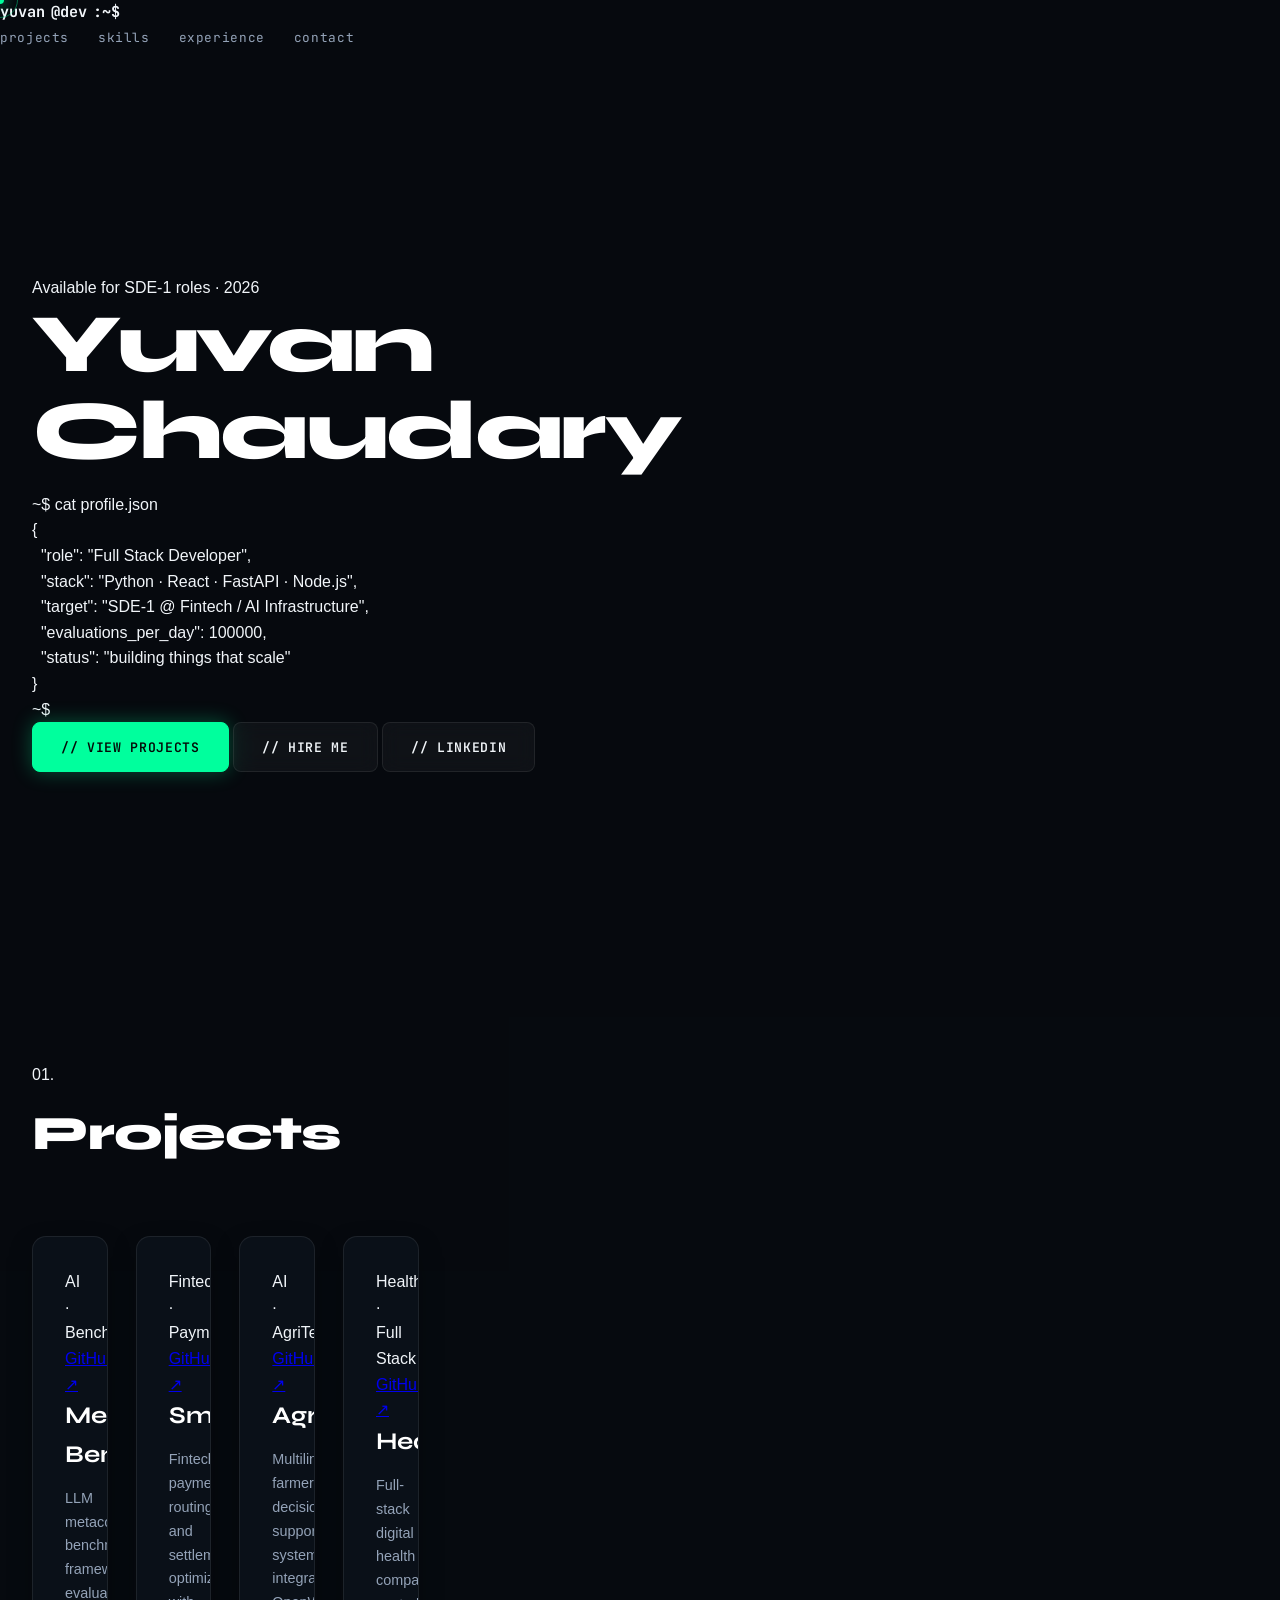
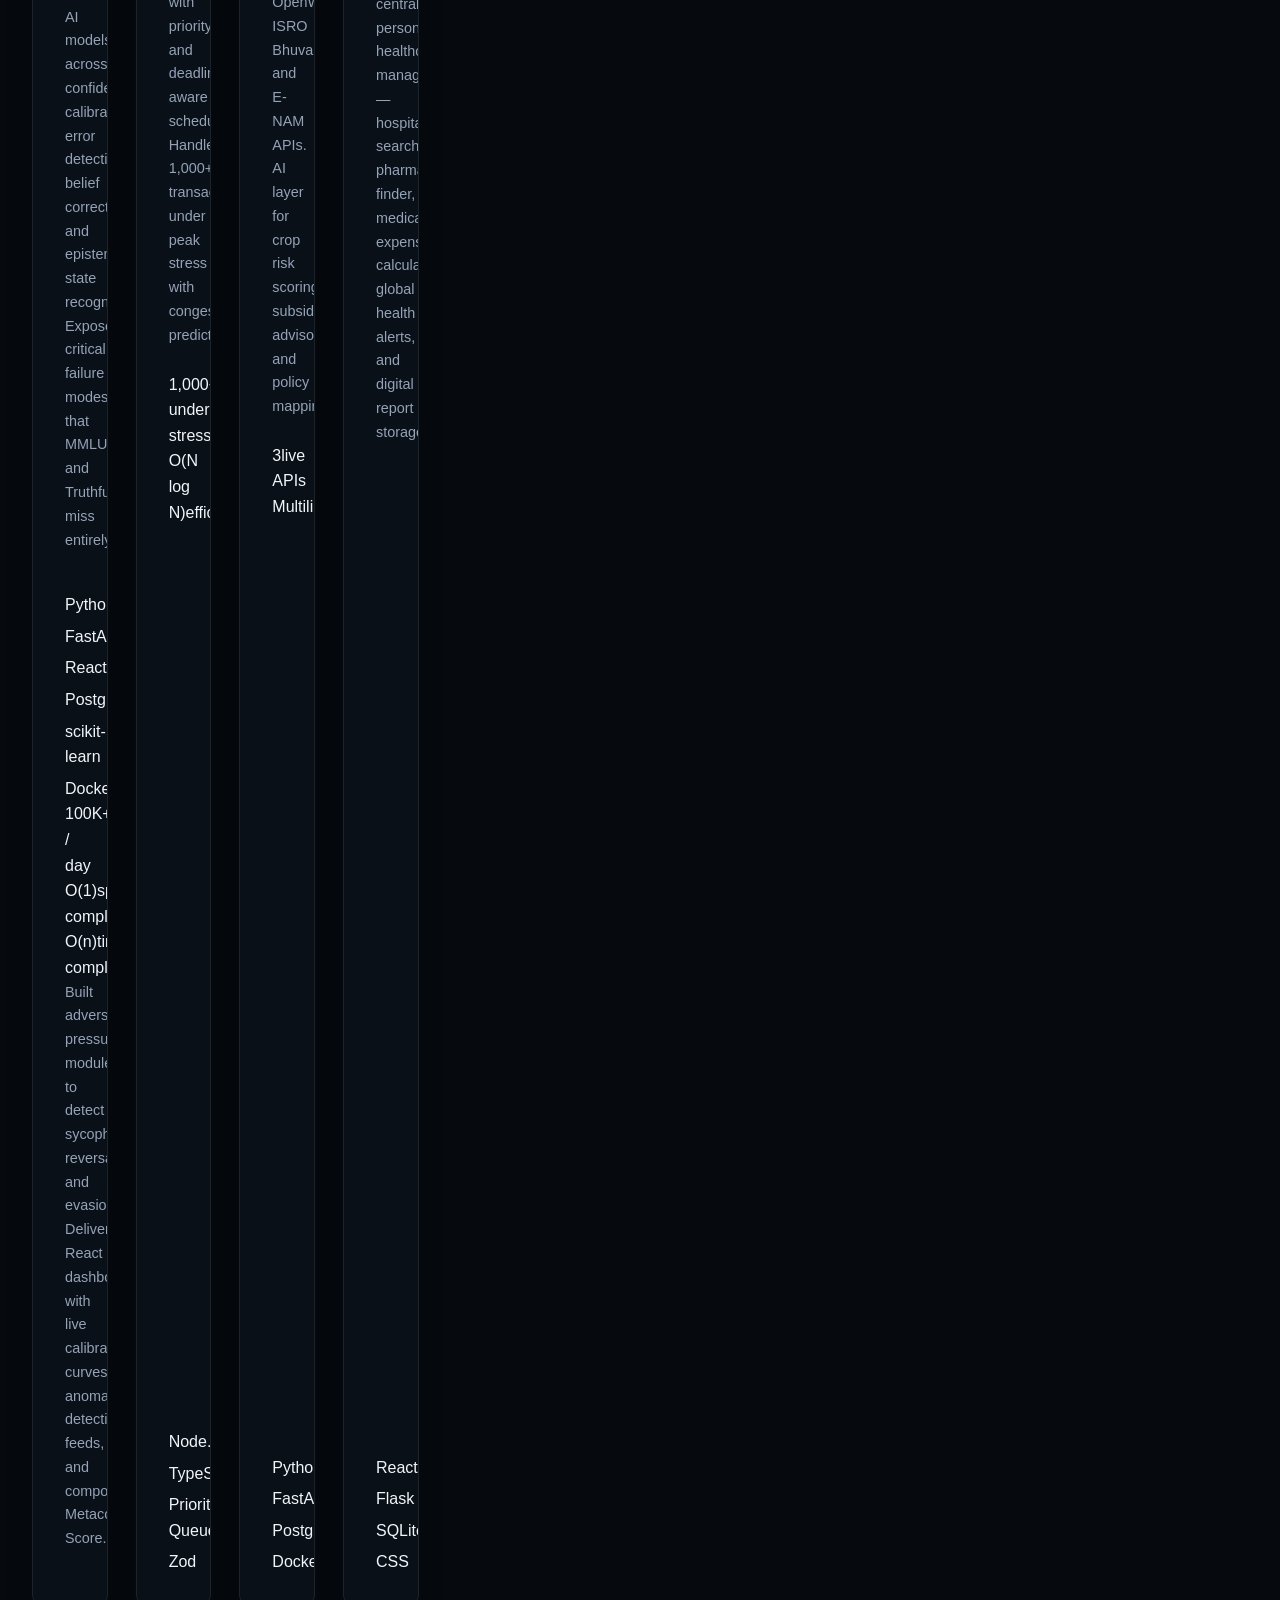
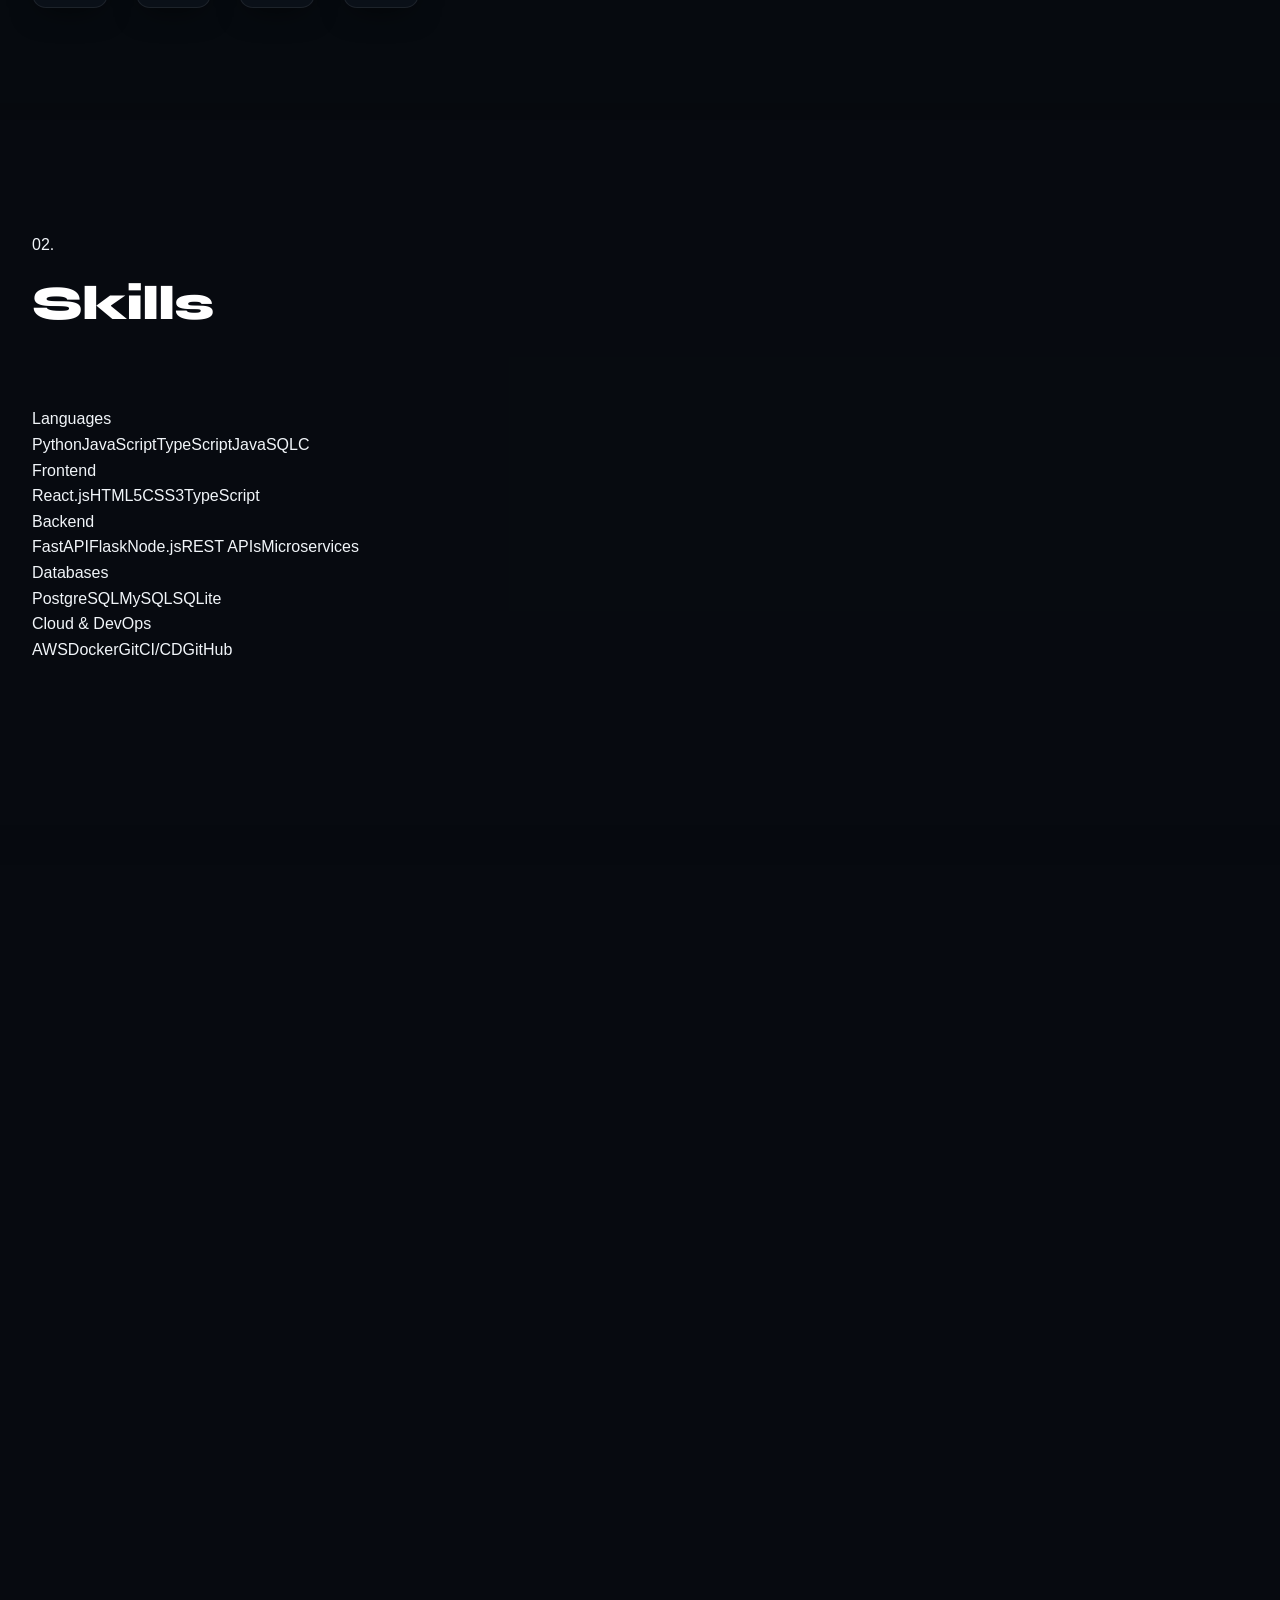
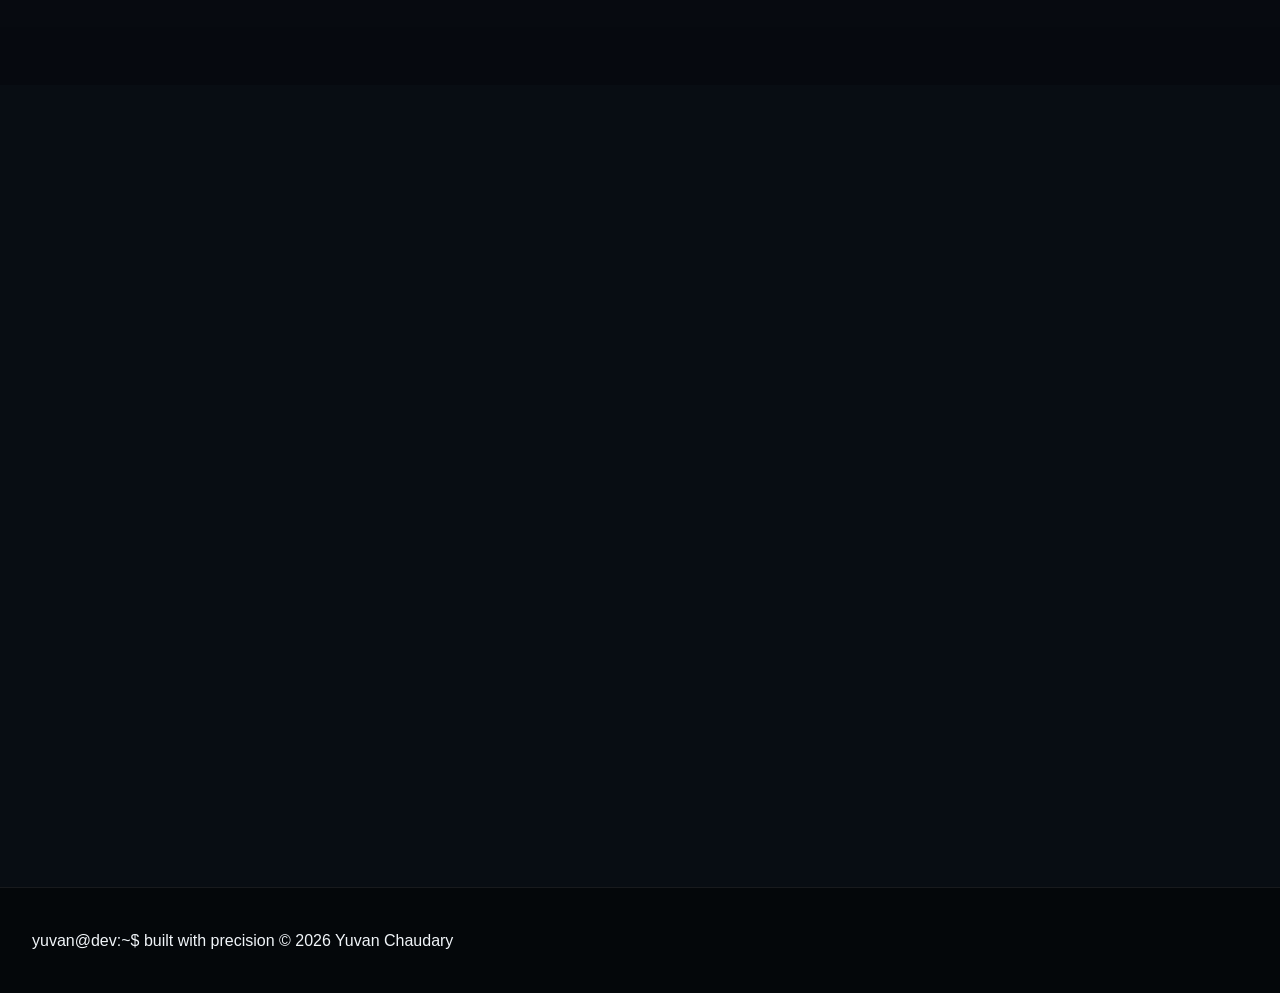
<file: portfolio.html>
<!DOCTYPE html>
<html lang="en">

<head>
    <meta charset="UTF-8">
    <meta name="viewport" content="width=device-width, initial-scale=1.0">
    <title>Yuvan Chaudary — Full Stack Developer</title>
    <link
        href="https://fonts.googleapis.com/css2?family=JetBrains+Mono:wght@300;400;500;700&family=Syne:wght@400;600;700;800&display=swap"
        rel="stylesheet">
    <link rel="stylesheet" href="style.css">
</head>

<body>

    <div class="cursor" id="cursor"></div>
    <div class="cursor-ring" id="cursorRing"></div>

    <nav>
        <div class="nav-logo">yuvan<span>@dev</span>:~$</div>
        <ul class="nav-links">
            <li><a href="#projects">projects</a></li>
            <li><a href="#skills">skills</a></li>
            <li><a href="#experience">experience</a></li>
            <li><a href="#contact">contact</a></li>
        </ul>
    </nav>

    <section id="hero">
        <div class="hero-grid-bg"></div>
        <div class="hero-glow"></div>
        <div class="hero-content">
            <div class="hero-tag"><span class="dot"></span>Available for SDE-1 roles · 2026</div>
            <h1 class="hero-name">Yuvan<br><span class="accent">Chaudary</span></h1>

            <!-- FIX 1: t-cmd is a plain text node — JS types into it without touching spans.
         FIX 7: termOutput starts opacity:0 but falls back to visible if JS fails. -->
            <div class="hero-terminal">
                <div class="terminal-line">
                    <span class="prompt">~$</span>
                    <span class="t-cmd" id="termCmd"></span>
                </div>
                <div id="termOutput" >
                    <div class="t-output">{</div>
                    <div class="t-output">&nbsp;&nbsp;"role": <span class="str">"Full Stack Developer"</span>,</div>
                    <div class="t-output">&nbsp;&nbsp;"stack": <span class="str">"Python · React · FastAPI ·
                            Node.js"</span>,</div>
                    <div class="t-output">&nbsp;&nbsp;"target": <span class="str">"SDE-1 @ Fintech / AI
                            Infrastructure"</span>,</div>
                    <div class="t-output">&nbsp;&nbsp;"evaluations_per_day": <span class="val">100000</span>,</div>
                    <div class="t-output">&nbsp;&nbsp;"status": <span class="str">"building things that scale"</span>
                    </div>
                    <div class="t-output">}</div>
                </div>
                <div class="terminal-line mt-8">
                    <span class="prompt">~$</span>
                    <span class="cursor-blink" id="termCursor"></span>
                </div>
            </div>

            <div class="hero-cta">
                <a href="#projects" class="btn btn-primary">// view projects</a>
                <a href="mailto:yuvanchaudary2004@gmail.com" class="btn btn-secondary">// hire me</a>
                <a href="https://www.linkedin.com/in/yuvanchaudary" target="_blank" rel="noopener noreferrer" class="btn btn-secondary">//
                    linkedin</a>
            </div>
        </div>
    </section>

    <section id="projects">
        <div class="section-header reveal">
            <span class="section-num">01.</span>
            <h2 class="section-title">Projects</h2>
            <div class="section-line"></div>
        </div>
        <div class="projects-grid">

            <div class="project-card featured reveal">
                <div>
                    <div class="project-meta">
                        <span class="project-tag">AI · Benchmarking</span>
                        <div class="project-links">
                            <!-- FIX 6: update this href once MetaCog Bench repo is public -->
                            <a href="https://github.com/YuvanChaudary" target="_blank" rel="noopener noreferrer" class="project-link">GitHub ↗</a>
                        </div>
                    </div>
                    <h3 class="project-title">MetaCog Bench</h3>
                    <p class="project-desc">LLM metacognition benchmark framework evaluating AI models across confidence
                        calibration, error detection, belief correction, and epistemic state recognition. Exposes
                        critical failure modes that MMLU and TruthfulQA miss entirely.</p>
                    <div class="project-stack">
                        <span class="stack-tag">Python</span><span class="stack-tag">FastAPI</span>
                        <span class="stack-tag">React</span><span class="stack-tag">PostgreSQL</span>
                        <span class="stack-tag">scikit-learn</span><span class="stack-tag">Docker</span>
                    </div>
                </div>
                <div>
                    <div class="project-stats">
                        <div class="stat"><span class="stat-val">100K+</span><span class="stat-label">evals / day</span>
                        </div>
                        <div class="stat"><span class="stat-val">O(1)</span><span class="stat-label">space
                                complexity</span></div>
                        <div class="stat"><span class="stat-val">O(n)</span><span class="stat-label">time
                                complexity</span></div>
                    </div>
                    <p class="project-desc mb-0">Built adversarial pressure module to detect
                        sycophantic reversals and evasions. Delivered React dashboard with live calibration curves,
                        anomaly detection feeds, and composite Metacognition Score.</p>
                </div>
            </div>

            <div class="project-card reveal">
                <div class="project-meta">
                    <span class="project-tag amber">Fintech · Payments</span>
                    <div class="project-links"><a href="https://github.com/YuvanChaudary/Smart-Settle" target="_blank" rel="noopener noreferrer"
                            class="project-link">GitHub ↗</a></div>
                </div>
                <h3 class="project-title">SmartSettle</h3>
                <p class="project-desc">Fintech payment routing and settlement optimizer with priority and
                    deadline-aware scheduling. Handles 1,000+ transactions under peak stress with congestion prediction.
                </p>
                <div class="project-stats">
                    <div class="stat"><span class="stat-val">1,000+</span><span class="stat-label">tx under
                            stress</span></div>
                    <div class="stat"><span class="stat-val">O(N log N)</span><span class="stat-label">efficiency</span>
                    </div>
                </div>
                <div class="project-stack">
                    <span class="stack-tag">Node.js</span><span class="stack-tag">TypeScript</span>
                    <span class="stack-tag">Priority Queues</span><span class="stack-tag">Zod</span>
                </div>
            </div>

            <div class="project-card reveal">
                <div class="project-meta">
                    <span class="project-tag blue">AI · AgriTech</span>
                    <div class="project-links">
                        <!-- FIX 6: update this href once AgriAI repo is public -->
                        <a href="https://github.com/YuvanChaudary" target="_blank" rel="noopener noreferrer" class="project-link">GitHub ↗</a>
                    </div>
                </div>
                <h3 class="project-title">AgriAI</h3>
                <p class="project-desc">Multilingual farmer decision support system integrating OpenWeatherMap, ISRO
                    Bhuvan, and E-NAM APIs. AI layer for crop risk scoring, subsidy advisory, and policy mapping.</p>
                <div class="project-stats">
                    <div class="stat"><span class="stat-val">3</span><span class="stat-label">live APIs</span></div>
                    <div class="stat"><span class="stat-val">Multi</span><span class="stat-label">lingual</span></div>
                </div>
                <div class="project-stack">
                    <span class="stack-tag">Python</span><span class="stack-tag">FastAPI</span>
                    <span class="stack-tag">PostgreSQL</span><span class="stack-tag">Docker</span>
                </div>
            </div>

            <div class="project-card reveal">
                <div class="project-meta">
                    <span class="project-tag red">HealthTech · Full Stack</span>
                    <div class="project-links"><a href="https://github.com/YuvanChaudary/Health_pilot" target="_blank" rel="noopener noreferrer"
                            class="project-link">GitHub ↗</a></div>
                </div>
                <h3 class="project-title">HealthPilot</h3>
                <p class="project-desc">Full-stack digital health companion centralising personal healthcare management
                    — hospital search, pharmacy finder, medical expense calculator, global health alerts, and digital
                    report storage.</p>
                <div class="project-stack">
                    <span class="stack-tag">React.js</span><span class="stack-tag">Flask</span>
                    <span class="stack-tag">SQLite</span><span class="stack-tag">CSS</span>
                </div>
            </div>

        </div>
    </section>

    <section id="skills">
        <div class="section-header reveal">
            <span class="section-num">02.</span>
            <h2 class="section-title">Skills</h2>
            <div class="section-line"></div>
        </div>
        <div class="skills-container">
            <div class="skill-group reveal">
                <div class="skill-group-title">Languages</div>
                <div class="skill-list"><span class="skill-pill">Python</span><span
                        class="skill-pill">JavaScript</span><span class="skill-pill">TypeScript</span><span
                        class="skill-pill">Java</span><span class="skill-pill">SQL</span><span
                        class="skill-pill">C</span></div>
            </div>
            <div class="skill-group reveal">
                <div class="skill-group-title">Frontend</div>
                <div class="skill-list"><span class="skill-pill">React.js</span><span
                        class="skill-pill">HTML5</span><span class="skill-pill">CSS3</span><span
                        class="skill-pill">TypeScript</span></div>
            </div>
            <div class="skill-group reveal">
                <div class="skill-group-title">Backend</div>
                <div class="skill-list"><span class="skill-pill">FastAPI</span><span
                        class="skill-pill">Flask</span><span class="skill-pill">Node.js</span><span
                        class="skill-pill">REST APIs</span><span class="skill-pill">Microservices</span></div>
            </div>
            <div class="skill-group reveal">
                <div class="skill-group-title">Databases</div>
                <div class="skill-list"><span class="skill-pill">PostgreSQL</span><span
                        class="skill-pill">MySQL</span><span class="skill-pill">SQLite</span></div>
            </div>
            <div class="skill-group reveal">
                <div class="skill-group-title">Cloud & DevOps</div>
                <div class="skill-list"><span class="skill-pill">AWS</span><span class="skill-pill">Docker</span><span
                        class="skill-pill">Git</span><span class="skill-pill">CI/CD</span><span
                        class="skill-pill">GitHub</span></div>
            </div>
            <div class="skill-group reveal">
                <div class="skill-group-title">Security</div>
                <div class="skill-list"><span class="skill-pill">Kali Linux</span><span class="skill-pill">Burp
                        Suite</span><span class="skill-pill">Metasploit</span><span
                        class="skill-pill">Splunk</span><span class="skill-pill">ELK Stack</span><span
                        class="skill-pill">Wireshark</span></div>
            </div>
        </div>
    </section>

    <section id="experience">
        <div class="section-header reveal">
            <span class="section-num">03.</span>
            <h2 class="section-title">Experience</h2>
            <div class="section-line"></div>
        </div>
        <div class="timeline">
            <div class="timeline-item current reveal">
                <div class="timeline-date">Mar 2026 — Present</div>
                <div class="timeline-role">Full Stack Developer Intern</div>
                <div class="timeline-company">Unified Mentor Pvt. Ltd · Bengaluru, India</div>
                <ul class="timeline-desc">
                    <li>Building responsive web applications using React, TypeScript, and FastAPI in a production
                        environment</li>
                    <li>Contributing to end-to-end feature delivery including API integration and database design</li>
                    <li>Applying scalable architecture practices to real client-facing systems</li>
                </ul>
            </div>
            <div class="timeline-item reveal">
                <div class="timeline-date">May 2025 — Present</div>
                <div class="timeline-role">Founder</div>
                <div class="timeline-company">NetSphere Authority · India</div>
                <ul class="timeline-desc">
                    <li>Established a freelance web development venture focused on client acquisition and digital
                        marketing</li>
                    <li>Built foundational business operations including service positioning and outreach</li>
                    <li>Delivering personal projects in React and Flask while developing client pipeline</li>
                </ul>
            </div>
            <div class="timeline-item reveal">
                <div class="timeline-date">Sep 2023 — Oct 2027</div>
                <div class="timeline-role">B.Tech — Computer Science & Engineering</div>
                <div class="timeline-company">K S School of Engineering and Management · Bengaluru</div>
                <ul class="timeline-desc">
                    <li>Relevant coursework: Data Structures, Algorithms, Databases, Computer Networks, Operating
                        Systems</li>
                    <li>AWS Academy Cloud Foundations certified</li>
                    <li>GitHub Featured Project recognition for CommonIntern automation tool</li>
                </ul>
            </div>
        </div>
    </section>

    <section id="contact">
        <div class="section-header reveal">
            <span class="section-num">04.</span>
            <h2 class="section-title">Contact</h2>
            <div class="section-line"></div>
        </div>
        <div class="contact-grid">
            <div class="reveal">
                <div class="contact-text">Let's build<br>something<br><span class="accent">that scales.</span></div>
                <p class="contact-sub">Open to SDE-1 roles at product-based companies, fintech, and AI infrastructure.
                    Also open to freelance projects and collaborations.</p>
                <div class="contact-links">
                    <a href="mailto:yuvanchaudary2004@gmail.com" class="contact-link"><span
                            class="contact-link-icon">@</span>yuvanchaudary2004@gmail.com</a>
                    <a href="https://www.linkedin.com/in/yuvanchaudary" target="_blank" rel="noopener noreferrer" class="contact-link"><span
                            class="contact-link-icon">in</span>linkedin.com/in/yuvanchaudary</a>
                    <a href="https://github.com/YuvanChaudary" target="_blank" rel="noopener noreferrer" class="contact-link"><span
                            class="contact-link-icon">&lt;/&gt;</span>github.com/YuvanChaudary</a>
                </div>
            </div>
            <!-- FIX 4: form with validation + mailto fallback -->
            <div class="reveal">
                <div class="contact-form">
                    <div class="form-group"><label class="form-label">// name</label><input type="text"
                            class="form-input" id="fName" placeholder="Your name"></div>
                    <div class="form-group"><label class="form-label">// email</label><input type="email"
                            class="form-input" id="fEmail" placeholder="your@email.com"></div>
                    <div class="form-group"><label class="form-label">// message</label><textarea class="form-textarea"
                            id="fMsg" placeholder="Tell me about the role or project..."></textarea></div>
                    <div class="form-status" id="fStatus"></div>
                    <button class="btn btn-primary align-self-start" onclick="handleForm()">// send
                        message</button>
                </div>
            </div>
        </div>
    </section>

    <footer>
        <span>yuvan@dev:~$ <span class="text-green">built with precision</span></span>
        <span>© 2026 Yuvan Chaudary</span>
    </footer>

    <script>
        const sleep = ms => new Promise(r => setTimeout(r, ms));

        let mx = 0, my = 0, rx = 0, ry = 0;
        let cursorRing = null;

        // FIX 3: animateRing at top-level scope, not buried inside another if block
        function animateRing() {
            if (cursorRing) {
                rx += (mx - rx) * 0.12; ry += (my - ry) * 0.12;
                cursorRing.style.left = rx + 'px'; cursorRing.style.top = ry + 'px';
            }
            requestAnimationFrame(animateRing);
        }
        requestAnimationFrame(animateRing);

        // FIX 5: only activate custom cursor on real pointer/hover devices (not mobile)
        if (window.matchMedia('(hover: hover) and (pointer: fine)').matches) {
            const cursor = document.getElementById('cursor');
            const ring = document.getElementById('cursorRing');
            if (cursor && ring) {
                cursorRing = ring;
                cursor.style.display = 'block';
                ring.style.display = 'block';
                document.addEventListener('mousemove', e => {
                    mx = e.clientX; my = e.clientY;
                    cursor.style.left = mx + 'px'; cursor.style.top = my + 'px';
                });
                document.querySelectorAll('a, button, .skill-pill').forEach(el => {
                    el.addEventListener('mouseenter', () => { ring.style.transform = 'translate(-50%,-50%) scale(1.8)'; ring.style.borderColor = 'rgba(0,255,136,0.6)'; });
                    el.addEventListener('mouseleave', () => { ring.style.transform = 'translate(-50%,-50%) scale(1)'; ring.style.borderColor = 'rgba(0,255,136,0.4)'; });
                });
            }
        }

        // Scroll reveal
        if (window.IntersectionObserver) {
            const obs = new IntersectionObserver(entries => {
                entries.forEach((e, i) => { if (e.isIntersecting) setTimeout(() => e.target.classList.add('visible'), i * 80); });
            }, { threshold: 0.1 });
            document.querySelectorAll('.reveal').forEach(el => obs.observe(el));
        } else {
            document.querySelectorAll('.reveal').forEach(el => el.classList.add('visible'));
        }

        // FIX 1 & 7: typing effect only writes to #termCmd plain text node.
        // Colored span output in #termOutput is never touched by JS.
        // FIX 7: if JS fails at any point, catch block makes output visible immediately.
        (async function playTerminal() {
            const cmdEl = document.getElementById('termCmd');
            const outputEl = document.getElementById('termOutput');
            const blinkEl = document.getElementById('termCursor');
            if (!cmdEl || !outputEl) return;
            outputEl.style.opacity = '0';
            try {
                cmdEl.textContent = '';
                await sleep(400);
                for (const ch of 'cat profile.json') { cmdEl.textContent += ch; await sleep(42); }
                await sleep(200);
                outputEl.style.opacity = '1';
                if (blinkEl) blinkEl.style.display = 'inline-block';
            } catch (_) {
                outputEl.style.opacity = '1';
                if (blinkEl) blinkEl.style.display = 'inline-block';
            }
        })();

        // FIX 4: validated form with mailto fallback
        function handleForm() {
            const name = document.getElementById('fName').value.trim();
            const email = document.getElementById('fEmail').value.trim();
            const msg = document.getElementById('fMsg').value.trim();
            const status = document.getElementById('fStatus');
            if (!name || !email || !msg) {
                status.textContent = '// error: all fields are required'; status.className = 'form-status error'; return;
            }
            if (!/^[^\s@]+@[^\s@]+\.[^\s@]+$/.test(email)) {
                status.textContent = '// error: invalid email address'; status.className = 'form-status error'; return;
            }
            const sub = encodeURIComponent('Portfolio contact from ' + name);
            const body = encodeURIComponent('Name: ' + name + '\nEmail: ' + email + '\n\nMessage:\n' + msg);
            window.location.href = 'mailto:yuvanchaudary2004@gmail.com?subject=' + sub + '&body=' + body;
            status.textContent = '// opening your mail client...'; status.className = 'form-status success';
        }
    </script>
</body>

</html>
</file>
<file: style.css>
/* ==========================================================================
   YUVAN CHAUDARY — ELITE SDE PORTFOLIO (GOOGLE-RECRUITER OPTIMIZED)
   Design System: Deep Space Obsidian, Emerald Glow, Glassmorphism, Modern Mono
   ========================================================================== */

:root {
    /* Color Palette */
    --bg: #06090e;
    --bg-surface: #0a0f16;
    --bg-card: rgba(13, 19, 28, 0.75);
    --bg-card-hover: rgba(18, 26, 38, 0.85);
    --bg-glass: rgba(16, 24, 36, 0.6);
    
    /* Google & Cyber Accents */
    --emerald: #00ff9d;
    --emerald-dim: #00cc7d;
    --emerald-muted: rgba(0, 255, 157, 0.08);
    --emerald-glow: rgba(0, 255, 157, 0.25);
    --emerald-border: rgba(0, 255, 157, 0.2);
    
    --blue: #38bdf8;
    --blue-dim: #0284c7;
    --blue-muted: rgba(56, 189, 248, 0.08);
    --blue-border: rgba(56, 189, 248, 0.2);
    
    --google-blue: #4285f4;
    --google-red: #ea4335;
    --google-yellow: #fbbc05;
    --google-green: #34a853;
    
    --amber: #fbbf24;
    --amber-muted: rgba(251, 191, 36, 0.08);
    --amber-border: rgba(251, 191, 36, 0.2);
    
    --purple: #c084fc;
    --purple-muted: rgba(192, 132, 252, 0.08);
    --purple-border: rgba(192, 132, 252, 0.2);
    
    --red: #f87171;
    --red-muted: rgba(248, 113, 113, 0.08);
    --red-border: rgba(248, 113, 113, 0.2);

    /* Typography Colors */
    --text: #f1f5f9;
    --text-muted: #94a3b8;
    --text-dim: #64748b;
    --border-subtle: rgba(255, 255, 255, 0.08);
    --border-glow: rgba(0, 255, 157, 0.35);

    /* Fonts */
    --font-mono: 'JetBrains Mono', monospace;
    --font-display: 'Syne', sans-serif;
    --font-body: 'Inter', -apple-system, BlinkMacSystemFont, 'Segoe UI', Roboto, sans-serif;

    /* Transitions & Shadows */
    --transition-fast: 0.15s cubic-bezier(0.4, 0, 0.2, 1);
    --transition-normal: 0.25s cubic-bezier(0.4, 0, 0.2, 1);
    --transition-smooth: 0.4s cubic-bezier(0.16, 1, 0.3, 1);
    --card-shadow: 0 10px 30px -10px rgba(0, 0, 0, 0.6);
    --glow-shadow: 0 0 25px rgba(0, 255, 157, 0.15);
}

/* Base Reset */
*, *::before, *::after {
    margin: 0;
    padding: 0;
    box-sizing: border-box;
}

html {
    scroll-behavior: smooth;
    font-size: 16px;
}

body {
    background-color: var(--bg);
    color: var(--text);
    font-family: var(--font-body);
    line-height: 1.6;
    overflow-x: hidden;
    position: relative;
    min-height: 100vh;
    -webkit-font-smoothing: antialiased;
    -moz-osx-font-smoothing: grayscale;
}

/* Background Canvas & Noise */
#bgCanvas {
    position: fixed;
    top: 0;
    left: 0;
    width: 100vw;
    height: 100vh;
    z-index: 0;
    pointer-events: none;
}

.ambient-grid {
    position: fixed;
    inset: 0;
    background-image: 
        linear-gradient(rgba(255, 255, 255, 0.015) 1px, transparent 1px),
        linear-gradient(90deg, rgba(255, 255, 255, 0.015) 1px, transparent 1px);
    background-size: 40px 40px;
    z-index: 1;
    pointer-events: none;
}

.ambient-vignette {
    position: fixed;
    inset: 0;
    background: radial-gradient(circle at 50% 30%, transparent 20%, rgba(6, 9, 14, 0.85) 85%);
    z-index: 1;
    pointer-events: none;
}

/* Custom Interactive Cursor */
@media (hover: hover) and (pointer: fine) {
    body, a, button, input, textarea, select {
        cursor: none !important;
    }
}

.cursor {
    width: 8px;
    height: 8px;
    background: var(--emerald);
    border-radius: 50%;
    position: fixed;
    pointer-events: none;
    z-index: 9999;
    transform: translate(-50%, -50%);
    box-shadow: 0 0 14px var(--emerald);
    display: none;
    transition: width 0.2s, height 0.2s, background-color 0.2s;
}

.cursor-ring {
    width: 36px;
    height: 36px;
    border: 1.5px solid rgba(0, 255, 157, 0.4);
    border-radius: 50%;
    position: fixed;
    pointer-events: none;
    z-index: 9998;
    transform: translate(-50%, -50%);
    transition: transform 0.08s ease-out, width 0.2s, height 0.2s, border-color 0.2s;
    display: none;
}

/* Selection */
::selection {
    background: rgba(0, 255, 157, 0.25);
    color: var(--emerald);
}

/* ==========================================================================
   HEADER & NAVIGATION
   ========================================================================== */
header {
    position: fixed;
    top: 0;
    left: 0;
    right: 0;
    z-index: 1000;
    padding: 1rem 2rem;
    transition: all var(--transition-normal);
}

.nav-container {
    max-width: 1400px;
    margin: 0 auto;
    display: flex;
    justify-content: space-between;
    align-items: center;
    background: rgba(10, 15, 22, 0.75);
    backdrop-filter: blur(16px);
    -webkit-backdrop-filter: blur(16px);
    border: 1px solid var(--border-subtle);
    border-radius: 12px;
    padding: 0.85rem 1.6rem;
    box-shadow: 0 4px 20px rgba(0, 0, 0, 0.4);
}

.nav-brand {
    display: flex;
    align-items: center;
    gap: 0.75rem;
    text-decoration: none;
}

.nav-logo {
    font-family: var(--font-mono);
    font-size: 0.95rem;
    font-weight: 700;
    color: var(--text);
    display: flex;
    align-items: center;
    gap: 6px;
}

.nav-logo .prompt {
    color: var(--emerald);
}

.nav-logo .tag {
    color: var(--text-dim);
    font-size: 0.75rem;
    font-weight: 400;
}

.recruiter-pill {
    display: inline-flex;
    align-items: center;
    gap: 6px;
    padding: 4px 10px;
    background: rgba(0, 255, 157, 0.08);
    border: 1px solid var(--emerald-border);
    border-radius: 999px;
    font-family: var(--font-mono);
    font-size: 0.68rem;
    color: var(--emerald);
    letter-spacing: 0.04em;
}

.pulse-dot {
    width: 6px;
    height: 6px;
    background: var(--emerald);
    border-radius: 50%;
    box-shadow: 0 0 8px var(--emerald);
    animation: pulse 1.8s infinite;
}

.nav-links {
    display: flex;
    align-items: center;
    gap: 1.8rem;
    list-style: none;
}

.nav-links a {
    color: var(--text-muted);
    text-decoration: none;
    font-family: var(--font-mono);
    font-size: 0.8rem;
    letter-spacing: 0.05em;
    transition: color var(--transition-fast);
    position: relative;
    padding: 4px 0;
}

.nav-links a::after {
    content: '';
    position: absolute;
    bottom: 0;
    left: 0;
    width: 0;
    height: 2px;
    background: var(--emerald);
    transition: width var(--transition-normal);
}

.nav-links a:hover {
    color: var(--text);
}

.nav-links a:hover::after {
    width: 100%;
}

.nav-actions {
    display: flex;
    align-items: center;
    gap: 0.75rem;
}

.btn-nav-resume {
    display: inline-flex;
    align-items: center;
    gap: 6px;
    padding: 6px 14px;
    background: rgba(255, 255, 255, 0.04);
    border: 1px solid var(--border-subtle);
    border-radius: 6px;
    color: var(--text);
    font-family: var(--font-mono);
    font-size: 0.75rem;
    text-decoration: none;
    transition: all var(--transition-fast);
}

.btn-nav-resume:hover {
    background: rgba(255, 255, 255, 0.08);
    border-color: var(--text-muted);
    color: var(--emerald);
}

.mobile-toggle {
    display: none;
    background: none;
    border: none;
    color: var(--text);
    font-size: 1.4rem;
}

/* ==========================================================================
   HERO SECTION (BALANCED 2-COLUMN GOOGLE READY)
   ========================================================================== */
#hero {
    min-height: 100vh;
    display: flex;
    align-items: center;
    position: relative;
    z-index: 2;
    padding: 8rem 2rem 5rem;
}

.hero-wrapper {
    max-width: 1400px;
    margin: 0 auto;
    width: 100%;
    display: grid;
    grid-template-columns: 1.15fr 0.85fr;
    gap: 4rem;
    align-items: center;
}

/* Left Hero Column */
.hero-left {
    display: flex;
    flex-direction: column;
}

.hero-status-tag {
    display: inline-flex;
    align-items: center;
    gap: 8px;
    padding: 6px 14px;
    background: rgba(0, 255, 157, 0.06);
    border: 1px solid var(--emerald-border);
    border-radius: 6px;
    color: var(--emerald);
    font-family: var(--font-mono);
    font-size: 0.75rem;
    letter-spacing: 0.08em;
    text-transform: uppercase;
    margin-bottom: 1.5rem;
    align-self: flex-start;
}

.hero-name {
    font-family: var(--font-display);
    font-size: clamp(3rem, 6.5vw, 5.2rem);
    font-weight: 800;
    line-height: 1.05;
    letter-spacing: -0.03em;
    color: #ffffff;
    margin-bottom: 1rem;
}

.hero-name .shimmer {
    background: linear-gradient(135deg, #ffffff 30%, var(--emerald) 75%, #38bdf8 100%);
    -webkit-background-clip: text;
    -webkit-text-fill-color: transparent;
}

.hero-dynamic-role {
    font-family: var(--font-mono);
    font-size: clamp(1.05rem, 2.2vw, 1.4rem);
    color: var(--emerald);
    margin-bottom: 1.5rem;
    min-height: 2.2rem;
    display: flex;
    align-items: center;
    font-weight: 500;
}

.hero-dynamic-role .prompt-sym {
    color: var(--text-dim);
    margin-right: 8px;
}

.typing-cursor {
    display: inline-block;
    width: 3px;
    height: 1.25em;
    background-color: var(--emerald);
    margin-left: 4px;
    animation: blink 0.9s infinite;
    vertical-align: middle;
}

.hero-bio {
    font-size: 1.05rem;
    line-height: 1.7;
    color: var(--text-muted);
    margin-bottom: 2.2rem;
    max-width: 620px;
}

.hero-bio strong {
    color: var(--text);
    font-weight: 600;
}

.hero-bio .highlight {
    color: var(--emerald);
}

.hero-actions {
    display: flex;
    flex-wrap: wrap;
    gap: 1rem;
    align-items: center;
}

/* Button System */
.btn {
    display: inline-flex;
    align-items: center;
    justify-content: center;
    gap: 8px;
    padding: 0.85rem 1.75rem;
    font-family: var(--font-mono);
    font-size: 0.82rem;
    letter-spacing: 0.05em;
    text-transform: uppercase;
    text-decoration: none;
    border-radius: 8px;
    transition: all var(--transition-normal);
    font-weight: 600;
    position: relative;
    overflow: hidden;
}

.btn-primary {
    background: var(--emerald);
    color: #040906;
    border: 1px solid var(--emerald);
    box-shadow: 0 0 20px rgba(0, 255, 157, 0.3);
}

.btn-primary:hover {
    background: #00e08b;
    box-shadow: 0 0 35px rgba(0, 255, 157, 0.5);
    transform: translateY(-2px);
}

.btn-secondary {
    background: rgba(255, 255, 255, 0.04);
    color: var(--text);
    border: 1px solid var(--border-subtle);
    backdrop-filter: blur(10px);
}

.btn-secondary:hover {
    background: rgba(255, 255, 255, 0.08);
    border-color: var(--emerald-border);
    color: var(--emerald);
    transform: translateY(-2px);
}

.btn-outline {
    background: transparent;
    color: var(--text-muted);
    border: 1px solid var(--border-subtle);
}

.btn-outline:hover {
    color: var(--text);
    border-color: var(--text-muted);
    transform: translateY(-2px);
}

/* Right Hero Column: Terminal & Avatar Dock */
.hero-right {
    display: flex;
    flex-direction: column;
    gap: 1.5rem;
    position: relative;
}

.avatar-badge-card {
    display: flex;
    align-items: center;
    gap: 1.2rem;
    background: var(--bg-card);
    border: 1px solid var(--border-subtle);
    backdrop-filter: blur(16px);
    border-radius: 12px;
    padding: 1.1rem 1.4rem;
    box-shadow: var(--card-shadow);
    transition: all var(--transition-normal);
}

.avatar-badge-card:hover {
    border-color: var(--emerald-border);
    box-shadow: 0 10px 30px rgba(0, 255, 157, 0.1);
}

.avatar-wrapper {
    position: relative;
    width: 68px;
    height: 68px;
    flex-shrink: 0;
}

.avatar-img {
    width: 100%;
    height: 100%;
    border-radius: 50%;
    object-fit: cover;
    border: 2px solid var(--emerald);
    position: relative;
    z-index: 2;
}

.avatar-ring {
    position: absolute;
    inset: -4px;
    border-radius: 50%;
    border: 1px dashed var(--emerald);
    animation: rotateRing 15s linear infinite;
    z-index: 1;
}

.avatar-info {
    display: flex;
    flex-direction: column;
}

.avatar-name {
    font-family: var(--font-display);
    font-size: 1.1rem;
    font-weight: 700;
    color: #ffffff;
}

.avatar-sub {
    font-family: var(--font-mono);
    font-size: 0.72rem;
    color: var(--text-muted);
    margin-top: 2px;
}

.avatar-status-pill {
    display: inline-flex;
    align-items: center;
    gap: 6px;
    margin-top: 6px;
    font-size: 0.68rem;
    color: var(--emerald);
    font-family: var(--font-mono);
}

/* Interactive Developer Terminal */
.terminal-card {
    background: rgba(9, 14, 22, 0.85);
    border: 1px solid var(--border-subtle);
    border-radius: 12px;
    overflow: hidden;
    box-shadow: var(--card-shadow);
    backdrop-filter: blur(16px);
    transition: all var(--transition-normal);
}

.terminal-card:hover {
    border-color: rgba(255, 255, 255, 0.15);
}

.terminal-header {
    background: rgba(14, 21, 32, 0.9);
    border-bottom: 1px solid var(--border-subtle);
    padding: 0.75rem 1rem;
    display: flex;
    justify-content: space-between;
    align-items: center;
}

.terminal-controls {
    display: flex;
    gap: 7px;
}

.term-dot {
    width: 11px;
    height: 11px;
    border-radius: 50%;
}
.term-dot.red { background: #ff5f56; }
.term-dot.yellow { background: #ffbd2e; }
.term-dot.green { background: #27c93f; }

.terminal-tabs {
    display: flex;
    gap: 4px;
}

.term-tab {
    background: none;
    border: none;
    padding: 4px 10px;
    color: var(--text-dim);
    font-family: var(--font-mono);
    font-size: 0.72rem;
    border-radius: 4px;
    cursor: pointer;
    transition: all var(--transition-fast);
}

.term-tab.active {
    background: rgba(255, 255, 255, 0.08);
    color: var(--emerald);
}

.term-tab:hover:not(.active) {
    color: var(--text-muted);
    background: rgba(255, 255, 255, 0.03);
}

.terminal-body {
    padding: 1.25rem 1.4rem;
    font-family: var(--font-mono);
    font-size: 0.8rem;
    line-height: 1.7;
    min-height: 250px;
    max-height: 320px;
    overflow-y: auto;
}

.terminal-code {
    display: none;
}

.terminal-code.active {
    display: block;
    animation: fadeIn 0.3s ease;
}

.code-line {
    display: flex;
    gap: 12px;
}

.line-num {
    color: var(--text-dim);
    user-select: none;
    min-width: 20px;
    text-align: right;
}

.code-content {
    color: var(--text-muted);
}

.code-key { color: #38bdf8; }
.code-str { color: #a5f3fc; }
.code-val { color: var(--amber); }
.code-comment { color: #475569; font-style: italic; }
.code-keyword { color: #f472b6; }
.code-bool { color: var(--emerald); }

/* ==========================================================================
   METRICS BANNER (RECRUITER FAST SCAN)
   ========================================================================== */
.metrics-ribbon {
    position: relative;
    z-index: 2;
    padding: 1.5rem 2rem;
    background: rgba(10, 16, 25, 0.6);
    border-top: 1px solid var(--border-subtle);
    border-bottom: 1px solid var(--border-subtle);
    backdrop-filter: blur(12px);
}

.metrics-container {
    max-width: 1400px;
    margin: 0 auto;
    display: grid;
    grid-template-columns: repeat(6, 1fr);
    gap: 1.5rem;
}

.metric-box {
    display: flex;
    flex-direction: column;
    padding: 0.5rem 1rem;
    border-right: 1px solid var(--border-subtle);
    transition: transform var(--transition-fast);
}

.metric-box:last-child {
    border-right: none;
}

.metric-box:hover {
    transform: translateY(-2px);
}

.metric-value {
    font-family: var(--font-display);
    font-size: 1.8rem;
    font-weight: 800;
    color: var(--emerald);
    line-height: 1.2;
}

.metric-box:nth-child(2) .metric-value { color: #38bdf8; }
.metric-box:nth-child(3) .metric-value { color: var(--amber); }
.metric-box:nth-child(4) .metric-value { color: var(--purple); }
.metric-box:nth-child(5) .metric-value { color: #34d399; }
.metric-box:nth-child(6) .metric-value { color: #fb7185; }

.metric-label {
    font-family: var(--font-mono);
    font-size: 0.68rem;
    text-transform: uppercase;
    letter-spacing: 0.08em;
    color: var(--text-muted);
    margin-top: 4px;
}

.metric-context {
    font-size: 0.68rem;
    color: var(--text-dim);
}

/* ==========================================================================
   GLOBAL SECTION STYLING
   ========================================================================== */
section {
    padding: 7rem 2rem;
    position: relative;
    z-index: 2;
}

.section-container {
    max-width: 1400px;
    margin: 0 auto;
}

.section-header {
    display: flex;
    flex-direction: column;
    gap: 0.5rem;
    margin-bottom: 3.5rem;
}

.section-eyebrow {
    display: inline-flex;
    align-items: center;
    gap: 8px;
    font-family: var(--font-mono);
    font-size: 0.75rem;
    color: var(--emerald);
    letter-spacing: 0.12em;
    text-transform: uppercase;
}

.section-eyebrow::before {
    content: '//';
    color: var(--emerald);
}

.section-title {
    font-family: var(--font-display);
    font-size: clamp(2rem, 4vw, 3rem);
    font-weight: 800;
    color: #ffffff;
    letter-spacing: -0.02em;
}

.section-sub {
    font-size: 1rem;
    color: var(--text-muted);
    max-width: 650px;
}

/* ==========================================================================
   PROJECTS SECTION WITH FILTER TABS
   ========================================================================== */
#projects {
    background: rgba(7, 11, 17, 0.4);
}

.project-filters {
    display: flex;
    flex-wrap: wrap;
    gap: 0.6rem;
    margin-bottom: 2.5rem;
}

.filter-btn {
    background: rgba(255, 255, 255, 0.03);
    border: 1px solid var(--border-subtle);
    padding: 0.5rem 1.1rem;
    border-radius: 999px;
    color: var(--text-muted);
    font-family: var(--font-mono);
    font-size: 0.75rem;
    letter-spacing: 0.04em;
    cursor: pointer;
    transition: all var(--transition-fast);
}

.filter-btn:hover {
    background: rgba(255, 255, 255, 0.06);
    color: var(--text);
    border-color: rgba(255, 255, 255, 0.2);
}

.filter-btn.active {
    background: rgba(0, 255, 157, 0.1);
    color: var(--emerald);
    border-color: var(--emerald-border);
    box-shadow: 0 0 15px rgba(0, 255, 157, 0.1);
}

.projects-grid {
    display: grid;
    grid-template-columns: repeat(12, 1fr);
    gap: 1.75rem;
}

/* Project Card */
.project-card {
    background: var(--bg-card);
    border: 1px solid var(--border-subtle);
    border-radius: 14px;
    padding: 2rem;
    backdrop-filter: blur(14px);
    box-shadow: var(--card-shadow);
    transition: all var(--transition-normal);
    position: relative;
    overflow: hidden;
    display: flex;
    flex-direction: column;
    justify-content: space-between;
}

.project-card::before {
    content: '';
    position: absolute;
    top: 0;
    left: 0;
    right: 0;
    height: 2px;
    background: linear-gradient(90deg, transparent, var(--emerald), transparent);
    opacity: 0;
    transition: opacity var(--transition-normal);
}

.project-card:hover {
    transform: translateY(-4px);
    border-color: rgba(0, 255, 157, 0.3);
    box-shadow: 0 20px 40px -15px rgba(0, 0, 0, 0.8), 0 0 25px rgba(0, 255, 157, 0.08);
}

.project-card:hover::before {
    opacity: 1;
}

/* Grid Span Variations */
.project-card.featured-card {
    grid-column: span 12;
    display: grid;
    grid-template-columns: 1.15fr 0.85fr;
    gap: 2.5rem;
    padding: 2.5rem;
    background: linear-gradient(135deg, rgba(14, 22, 33, 0.85) 0%, rgba(9, 14, 22, 0.75) 100%);
    border: 1px solid rgba(0, 255, 157, 0.2);
}

.project-card.featured-card::before {
    opacity: 0.8;
}

.project-card.standard-card {
    grid-column: span 6;
}

.project-card.compact-card {
    grid-column: span 4;
}

/* Card Header */
.card-top {
    display: flex;
    justify-content: space-between;
    align-items: center;
    margin-bottom: 1.2rem;
}

.category-tag {
    display: inline-flex;
    align-items: center;
    gap: 6px;
    padding: 4px 10px;
    border-radius: 4px;
    font-family: var(--font-mono);
    font-size: 0.68rem;
    font-weight: 600;
    letter-spacing: 0.06em;
    text-transform: uppercase;
}

.category-tag.emerald {
    background: var(--emerald-muted);
    color: var(--emerald);
    border: 1px solid var(--emerald-border);
}

.category-tag.blue {
    background: var(--blue-muted);
    color: var(--blue);
    border: 1px solid var(--blue-border);
}

.category-tag.amber {
    background: var(--amber-muted);
    color: var(--amber);
    border: 1px solid var(--amber-border);
}

.category-tag.purple {
    background: var(--purple-muted);
    color: var(--purple);
    border: 1px solid var(--purple-border);
}

.category-tag.red {
    background: var(--red-muted);
    color: var(--red);
    border: 1px solid var(--red-border);
}

.card-links {
    display: flex;
    gap: 8px;
}

.card-icon-btn {
    display: inline-flex;
    align-items: center;
    justify-content: center;
    width: 32px;
    height: 32px;
    border-radius: 6px;
    background: rgba(255, 255, 255, 0.04);
    border: 1px solid var(--border-subtle);
    color: var(--text-muted);
    text-decoration: none;
    font-size: 0.85rem;
    transition: all var(--transition-fast);
}

.card-icon-btn:hover {
    background: rgba(255, 255, 255, 0.08);
    color: var(--emerald);
    border-color: var(--emerald-border);
}

/* Card Body */
.project-title {
    font-family: var(--font-display);
    font-size: 1.5rem;
    font-weight: 700;
    color: #ffffff;
    margin-bottom: 0.8rem;
    display: flex;
    align-items: center;
    gap: 8px;
}

.featured-card .project-title {
    font-size: 1.85rem;
}

.project-desc {
    font-size: 0.9rem;
    line-height: 1.65;
    color: var(--text-muted);
    margin-bottom: 1.5rem;
}

/* Card Stats & Highlights */
.project-stats-ribbon {
    display: flex;
    flex-wrap: wrap;
    gap: 1.2rem;
    margin-bottom: 1.5rem;
    padding: 0.9rem 1.1rem;
    background: rgba(0, 0, 0, 0.35);
    border: 1px solid rgba(255, 255, 255, 0.04);
    border-radius: 8px;
}

.project-stat-item {
    display: flex;
    flex-direction: column;
}

.project-stat-num {
    font-family: var(--font-mono);
    font-size: 1.05rem;
    font-weight: 700;
    color: var(--emerald);
}

.project-stat-num.blue { color: #38bdf8; }
.project-stat-num.amber { color: var(--amber); }

.project-stat-tag {
    font-family: var(--font-mono);
    font-size: 0.65rem;
    text-transform: uppercase;
    color: var(--text-dim);
    letter-spacing: 0.05em;
}

/* Architectural Invariant Box */
.arch-highlight-box {
    background: rgba(0, 255, 157, 0.03);
    border-left: 3px solid var(--emerald);
    padding: 0.8rem 1rem;
    margin-bottom: 1.5rem;
    border-radius: 0 6px 6px 0;
}

.arch-highlight-title {
    font-family: var(--font-mono);
    font-size: 0.7rem;
    color: var(--emerald);
    text-transform: uppercase;
    letter-spacing: 0.06em;
    margin-bottom: 4px;
    font-weight: 600;
}

.arch-highlight-desc {
    font-size: 0.82rem;
    color: var(--text-muted);
    line-height: 1.5;
}

/* Tech Stack Tags */
.project-stack {
    display: flex;
    flex-wrap: wrap;
    gap: 6px;
    margin-top: auto;
    padding-top: 1rem;
}

.tech-chip {
    padding: 3px 9px;
    background: rgba(255, 255, 255, 0.04);
    border: 1px solid var(--border-subtle);
    border-radius: 4px;
    font-family: var(--font-mono);
    font-size: 0.7rem;
    color: var(--text-muted);
    letter-spacing: 0.02em;
    transition: all var(--transition-fast);
}

.tech-chip:hover {
    border-color: var(--emerald-border);
    color: var(--emerald);
}

/* System Design Spec Button */
.btn-arch-modal {
    margin-top: 1.2rem;
    display: inline-flex;
    align-items: center;
    gap: 6px;
    padding: 6px 12px;
    background: rgba(0, 255, 157, 0.05);
    border: 1px solid var(--emerald-border);
    border-radius: 6px;
    color: var(--emerald);
    font-family: var(--font-mono);
    font-size: 0.72rem;
    cursor: pointer;
    transition: all var(--transition-fast);
    align-self: flex-start;
}

.btn-arch-modal:hover {
    background: rgba(0, 255, 157, 0.12);
    box-shadow: 0 0 15px rgba(0, 255, 157, 0.2);
}

/* ==========================================================================
   SYSTEM DESIGN MODAL
   ========================================================================== */
.modal-overlay {
    position: fixed;
    inset: 0;
    background: rgba(3, 5, 8, 0.85);
    backdrop-filter: blur(12px);
    -webkit-backdrop-filter: blur(12px);
    z-index: 99999;
    display: flex;
    align-items: center;
    justify-content: center;
    padding: 2rem;
    opacity: 0;
    pointer-events: none;
    transition: opacity 0.25s ease;
}

.modal-overlay.open {
    opacity: 1;
    pointer-events: auto;
}

.modal-container {
    background: #0b1018;
    border: 1px solid rgba(0, 255, 157, 0.25);
    border-radius: 16px;
    max-width: 800px;
    width: 100%;
    max-height: 88vh;
    overflow-y: auto;
    box-shadow: 0 25px 60px rgba(0, 0, 0, 0.9), 0 0 40px rgba(0, 255, 157, 0.1);
    transform: scale(0.95);
    transition: transform 0.25s cubic-bezier(0.16, 1, 0.3, 1);
    position: relative;
    padding: 2.5rem;
}

.modal-overlay.open .modal-container {
    transform: scale(1);
}

.modal-close-btn {
    position: absolute;
    top: 1.5rem;
    right: 1.5rem;
    background: rgba(255, 255, 255, 0.05);
    border: 1px solid var(--border-subtle);
    border-radius: 8px;
    width: 36px;
    height: 36px;
    color: var(--text-muted);
    font-size: 1.2rem;
    cursor: pointer;
    display: flex;
    align-items: center;
    justify-content: center;
    transition: all var(--transition-fast);
}

.modal-close-btn:hover {
    background: rgba(255, 255, 255, 0.1);
    color: #ffffff;
    border-color: var(--red);
}

.modal-header {
    margin-bottom: 2rem;
}

.modal-tag {
    font-family: var(--font-mono);
    font-size: 0.75rem;
    color: var(--emerald);
    text-transform: uppercase;
    letter-spacing: 0.08em;
    margin-bottom: 0.5rem;
}

.modal-title {
    font-family: var(--font-display);
    font-size: 2rem;
    font-weight: 800;
    color: #ffffff;
}

.modal-section-title {
    font-family: var(--font-mono);
    font-size: 0.85rem;
    color: var(--emerald);
    text-transform: uppercase;
    letter-spacing: 0.1em;
    margin: 1.8rem 0 0.8rem;
    display: flex;
    align-items: center;
    gap: 8px;
}

.modal-section-title::before {
    content: '//';
    color: var(--emerald);
}

.modal-diagram-block {
    background: #06090e;
    border: 1px solid var(--border-subtle);
    border-radius: 8px;
    padding: 1.2rem;
    font-family: var(--font-mono);
    font-size: 0.8rem;
    color: #38bdf8;
    line-height: 1.6;
    overflow-x: auto;
    margin: 1rem 0;
}

.modal-bullet-list {
    list-style: none;
    display: flex;
    flex-direction: column;
    gap: 0.75rem;
}

.modal-bullet-list li {
    position: relative;
    padding-left: 1.5rem;
    font-size: 0.92rem;
    color: var(--text-muted);
    line-height: 1.6;
}

.modal-bullet-list li::before {
    content: '→';
    position: absolute;
    left: 0;
    color: var(--emerald);
    font-weight: 700;
}

.modal-bullet-list strong {
    color: var(--text);
}

/* ==========================================================================
   SKILLS & SYSTEMS ENGINEERING MATRIX
   ========================================================================== */
#skills {
    background: rgba(10, 15, 22, 0.3);
}

.skills-matrix {
    display: grid;
    grid-template-columns: repeat(3, 1fr);
    gap: 1.75rem;
}

.skill-domain-card {
    background: var(--bg-card);
    border: 1px solid var(--border-subtle);
    border-radius: 12px;
    padding: 1.8rem;
    backdrop-filter: blur(14px);
    box-shadow: var(--card-shadow);
    transition: all var(--transition-normal);
}

.skill-domain-card:hover {
    border-color: rgba(0, 255, 157, 0.25);
    transform: translateY(-3px);
    box-shadow: 0 15px 35px -10px rgba(0, 0, 0, 0.7);
}

.domain-header {
    display: flex;
    align-items: center;
    gap: 0.75rem;
    margin-bottom: 1.25rem;
    padding-bottom: 0.75rem;
    border-bottom: 1px solid var(--border-subtle);
}

.domain-icon {
    font-size: 1.2rem;
}

.domain-title {
    font-family: var(--font-display);
    font-size: 1.15rem;
    font-weight: 700;
    color: #ffffff;
}

.skill-badge-list {
    display: flex;
    flex-wrap: wrap;
    gap: 8px;
}

.skill-badge {
    display: inline-flex;
    align-items: center;
    gap: 6px;
    padding: 5px 12px;
    background: rgba(255, 255, 255, 0.03);
    border: 1px solid var(--border-subtle);
    border-radius: 6px;
    font-family: var(--font-mono);
    font-size: 0.75rem;
    color: var(--text-muted);
    transition: all var(--transition-fast);
}

.skill-badge:hover {
    background: rgba(0, 255, 157, 0.08);
    border-color: var(--emerald-border);
    color: var(--emerald);
    transform: translateY(-1px);
}

.skill-badge.starred {
    border-color: rgba(0, 255, 157, 0.3);
    color: var(--text);
    background: rgba(0, 255, 157, 0.05);
}

/* ==========================================================================
   EXPERIENCE & EDUCATION TIMELINE
   ========================================================================== */
#experience {
    background: rgba(7, 11, 17, 0.5);
}

.timeline-wrapper {
    position: relative;
    max-width: 900px;
    margin: 0 auto;
    padding-left: 2.5rem;
}

.timeline-spine {
    position: absolute;
    top: 10px;
    bottom: 0;
    left: 8px;
    width: 2px;
    background: linear-gradient(180deg, var(--emerald) 0%, rgba(0, 255, 157, 0.2) 60%, transparent 100%);
}

.timeline-entry {
    position: relative;
    margin-bottom: 3.5rem;
}

.timeline-marker {
    position: absolute;
    left: -2.5rem;
    top: 4px;
    width: 18px;
    height: 18px;
    border-radius: 50%;
    background: var(--bg);
    border: 3px solid var(--emerald);
    box-shadow: 0 0 12px var(--emerald);
}

.timeline-entry.current .timeline-marker {
    background: var(--emerald);
    animation: pulse 2s infinite;
}

.timeline-card {
    background: var(--bg-card);
    border: 1px solid var(--border-subtle);
    border-radius: 12px;
    padding: 1.8rem 2rem;
    backdrop-filter: blur(14px);
    box-shadow: var(--card-shadow);
    transition: all var(--transition-normal);
}

.timeline-card:hover {
    border-color: var(--emerald-border);
    transform: translateX(4px);
}

.timeline-date-tag {
    display: inline-block;
    font-family: var(--font-mono);
    font-size: 0.72rem;
    color: var(--emerald);
    margin-bottom: 0.4rem;
    letter-spacing: 0.05em;
}

.timeline-role-title {
    font-family: var(--font-display);
    font-size: 1.4rem;
    font-weight: 700;
    color: #ffffff;
    margin-bottom: 0.25rem;
}

.timeline-org {
    font-family: var(--font-mono);
    font-size: 0.85rem;
    color: #38bdf8;
    margin-bottom: 1.2rem;
}

.timeline-details {
    list-style: none;
    display: flex;
    flex-direction: column;
    gap: 0.6rem;
}

.timeline-details li {
    position: relative;
    padding-left: 1.4rem;
    font-size: 0.9rem;
    color: var(--text-muted);
    line-height: 1.6;
}

.timeline-details li::before {
    content: '▹';
    position: absolute;
    left: 0;
    color: var(--emerald);
}

.timeline-details strong {
    color: var(--text);
}

/* ==========================================================================
   RECRUITER INSTANT CONNECT & CONTACT
   ========================================================================== */
#contact {
    background: rgba(10, 15, 22, 0.6);
}

.contact-grid {
    display: grid;
    grid-template-columns: 1fr 1fr;
    gap: 4rem;
    align-items: start;
}

.contact-pitch-title {
    font-family: var(--font-display);
    font-size: clamp(2.2rem, 4vw, 3.5rem);
    font-weight: 800;
    line-height: 1.15;
    color: #ffffff;
    margin-bottom: 1.2rem;
}

.contact-pitch-title .accent {
    color: var(--emerald);
}

.contact-pitch-desc {
    font-size: 1rem;
    color: var(--text-muted);
    line-height: 1.7;
    margin-bottom: 2rem;
}

.quick-connect-pills {
    display: flex;
    flex-direction: column;
    gap: 1rem;
    margin-bottom: 2rem;
}

.connect-pill {
    display: flex;
    align-items: center;
    justify-content: space-between;
    padding: 1rem 1.4rem;
    background: var(--bg-card);
    border: 1px solid var(--border-subtle);
    border-radius: 8px;
    text-decoration: none;
    color: var(--text);
    transition: all var(--transition-fast);
}

.connect-pill:hover {
    border-color: var(--emerald-border);
    background: rgba(0, 255, 157, 0.04);
    transform: translateX(4px);
}

.pill-left {
    display: flex;
    align-items: center;
    gap: 12px;
}

.pill-icon {
    font-family: var(--font-mono);
    font-size: 0.85rem;
    color: var(--emerald);
    width: 24px;
    height: 24px;
    display: flex;
    align-items: center;
    justify-content: center;
    border-radius: 4px;
    background: rgba(0, 255, 157, 0.1);
}

.pill-title {
    font-family: var(--font-mono);
    font-size: 0.85rem;
}

.pill-sub {
    font-size: 0.75rem;
    color: var(--text-dim);
}

.pill-action {
    font-family: var(--font-mono);
    font-size: 0.72rem;
    color: var(--emerald);
}

/* Contact Form */
.terminal-form-card {
    background: var(--bg-card);
    border: 1px solid var(--border-subtle);
    border-radius: 12px;
    padding: 2.2rem;
    backdrop-filter: blur(16px);
    box-shadow: var(--card-shadow);
}

.form-group {
    display: flex;
    flex-direction: column;
    gap: 6px;
    margin-bottom: 1.25rem;
}

.form-label {
    font-family: var(--font-mono);
    font-size: 0.72rem;
    color: var(--text-dim);
    letter-spacing: 0.08em;
    text-transform: uppercase;
}

.form-input, .form-textarea {
    background: rgba(6, 9, 14, 0.7);
    border: 1px solid var(--border-subtle);
    border-radius: 6px;
    padding: 0.85rem 1.1rem;
    color: var(--text);
    font-family: var(--font-mono);
    font-size: 0.85rem;
    outline: none;
    transition: all var(--transition-fast);
}

.form-input:focus, .form-textarea:focus {
    border-color: var(--emerald);
    box-shadow: 0 0 0 2px rgba(0, 255, 157, 0.1);
}

.form-textarea {
    min-height: 130px;
    resize: vertical;
}

.form-status {
    padding: 0.75rem 1rem;
    border-radius: 6px;
    font-family: var(--font-mono);
    font-size: 0.75rem;
    margin-bottom: 1rem;
    display: none;
}

.form-status.success {
    display: block;
    background: rgba(0, 255, 157, 0.08);
    border: 1px solid var(--emerald-border);
    color: var(--emerald);
}

.form-status.error {
    display: block;
    background: rgba(248, 113, 113, 0.08);
    border: 1px solid var(--red-border);
    color: var(--red);
}

/* ==========================================================================
   FOOTER
   ========================================================================== */
footer {
    padding: 2.5rem 2rem;
    border-top: 1px solid var(--border-subtle);
    background: #04070a;
    position: relative;
    z-index: 2;
}

.footer-container {
    max-width: 1400px;
    margin: 0 auto;
    display: flex;
    justify-content: space-between;
    align-items: center;
    font-family: var(--font-mono);
    font-size: 0.75rem;
    color: var(--text-dim);
}

.footer-brand {
    color: var(--text-muted);
}

.footer-brand .accent {
    color: var(--emerald);
}

/* ==========================================================================
   TOAST NOTIFICATION
   ========================================================================== */
.toast-container {
    position: fixed;
    bottom: 2rem;
    right: 2rem;
    z-index: 999999;
    display: flex;
    flex-direction: column;
    gap: 0.5rem;
    pointer-events: none;
}

.toast {
    background: rgba(14, 22, 33, 0.95);
    border: 1px solid var(--emerald-border);
    box-shadow: 0 10px 30px rgba(0, 0, 0, 0.8), 0 0 20px rgba(0, 255, 157, 0.2);
    backdrop-filter: blur(14px);
    border-radius: 8px;
    padding: 0.85rem 1.4rem;
    color: var(--text);
    font-family: var(--font-mono);
    font-size: 0.8rem;
    display: flex;
    align-items: center;
    gap: 10px;
    animation: slideInToast 0.3s cubic-bezier(0.16, 1, 0.3, 1) forwards;
    pointer-events: auto;
}

.toast.removing {
    animation: slideOutToast 0.3s ease forwards;
}

.toast-icon {
    color: var(--emerald);
}

/* ==========================================================================
   ANIMATIONS & RESPONSIVE BREAKPOINTS
   ========================================================================== */
@keyframes pulse {
    0%, 100% { opacity: 1; transform: scale(1); }
    50% { opacity: 0.5; transform: scale(1.3); }
}

@keyframes blink {
    0%, 100% { opacity: 1; }
    50% { opacity: 0; }
}

@keyframes rotateRing {
    from { transform: rotate(0deg); }
    to { transform: rotate(360deg); }
}

@keyframes fadeIn {
    from { opacity: 0; transform: translateY(6px); }
    to { opacity: 1; transform: translateY(0); }
}

@keyframes slideInToast {
    from { opacity: 0; transform: translateY(20px); }
    to { opacity: 1; transform: translateY(0); }
}

@keyframes slideOutToast {
    from { opacity: 1; transform: translateY(0); }
    to { opacity: 0; transform: translateY(20px); }
}

/* Reveal Scroll Elements */
.reveal {
    opacity: 0;
    transform: translateY(25px);
    transition: opacity 0.65s cubic-bezier(0.16, 1, 0.3, 1), transform 0.65s cubic-bezier(0.16, 1, 0.3, 1);
}

.reveal.visible {
    opacity: 1;
    transform: translateY(0);
}

/* Responsive Media Queries */
@media (max-width: 1200px) {
    .metrics-container {
        grid-template-columns: repeat(3, 1fr);
    }
    .metric-box:nth-child(3) {
        border-right: none;
    }
    .metric-box:nth-child(n+4) {
        border-top: 1px solid var(--border-subtle);
        padding-top: 1rem;
    }
    .skills-matrix {
        grid-template-columns: repeat(2, 1fr);
    }
}

@media (max-width: 992px) {
    .hero-wrapper {
        grid-template-columns: 1fr;
        gap: 3rem;
    }
    .project-card.featured-card {
        grid-template-columns: 1fr;
    }
    .project-card.standard-card,
    .project-card.compact-card {
        grid-column: span 12;
    }
    .contact-grid {
        grid-template-columns: 1fr;
        gap: 3rem;
    }
}

@media (max-width: 768px) {
    header {
        padding: 0.75rem 1rem;
    }
    .nav-container {
        padding: 0.75rem 1rem;
    }
    .nav-links {
        display: none;
    }
    .nav-links.mobile-open {
        display: flex;
        flex-direction: column;
        position: absolute;
        top: 100%;
        left: 0;
        right: 0;
        background: #0b1118;
        border: 1px solid var(--border-subtle);
        border-radius: 12px;
        margin-top: 8px;
        padding: 1.5rem;
        gap: 1.2rem;
    }
    .mobile-toggle {
        display: block;
    }
    #hero {
        padding: 6.5rem 1.25rem 4rem;
    }
    section {
        padding: 4.5rem 1.25rem;
    }
    .metrics-container {
        grid-template-columns: repeat(2, 1fr);
    }
    .metric-box {
        border-right: none !important;
        border-bottom: 1px solid var(--border-subtle);
        padding: 0.8rem 0;
    }
    .skills-matrix {
        grid-template-columns: 1fr;
    }
    .footer-container {
        flex-direction: column;
        gap: 1rem;
        text-align: center;
    }
}
</file>
